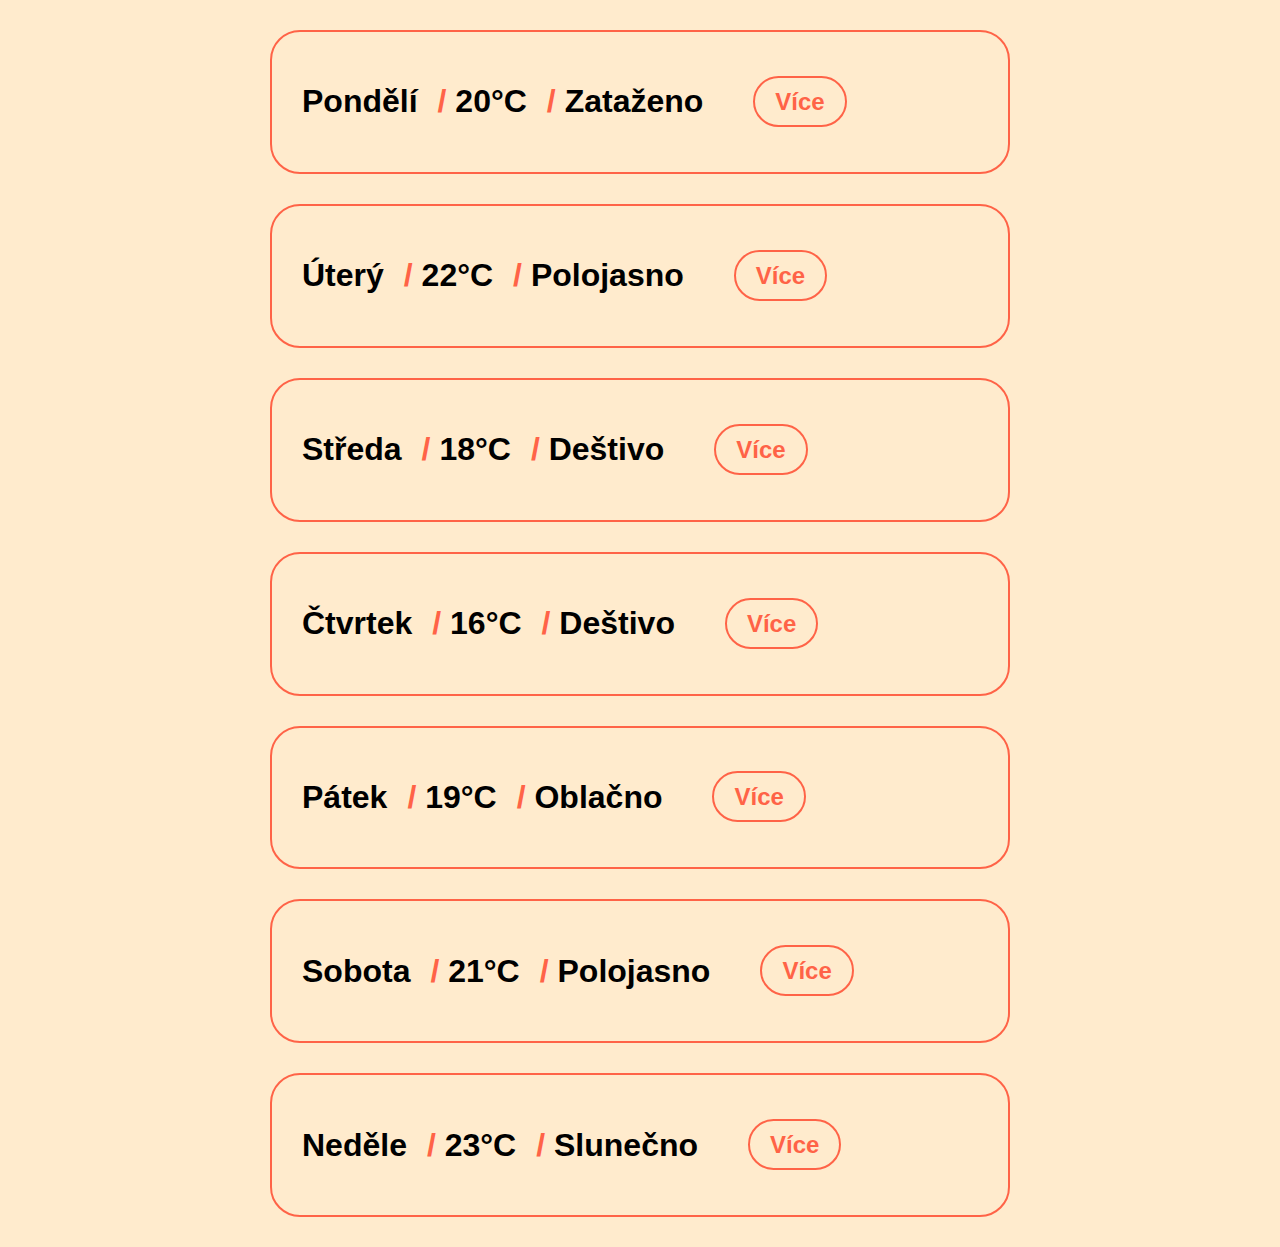
<file: index.html>
<!DOCTYPE html>
<html lang="en">
<head>
    <meta charset="UTF-8">
    <meta name="viewport" content="width=device-width, initial-scale=1.0">
    <title>Document</title>
    <link rel="stylesheet" href="style.css">
    <script type="module" src="index.js"></script>
</head>
<body>
    <main>
        
    </main>
</body>
</html>
</file>
<file: style.css>
body {
    max-width: 800px;
    margin: 0 auto;
    font-family: Verdana, Geneva, Tahoma, sans-serif;
    background-color: blanchedalmond;
}


.predpoved-karta {
    padding: 30px;
    margin: 30px;
    border: 2px solid tomato;
    border-radius: 30px;
}

.flex {
    display: flex;
    gap: 20px;
    align-items: center;
}

.flex-1-z-2 {
    flex: 1;
}

span {
    font-weight: 700;
    color: tomato;
}

.link {
    font-weight: 700;
    color: tomato;
    text-decoration: none;
    border: 2px solid tomato;
    border-radius: 30px;
    padding: 10px 20px;
    font-size: 24px;
    margin-left: 30px;
}

.link--maly {
    display: inline-block;
    margin-top: 30px;
    margin-left: 0;
    font-size: 20px;
}
</file>
